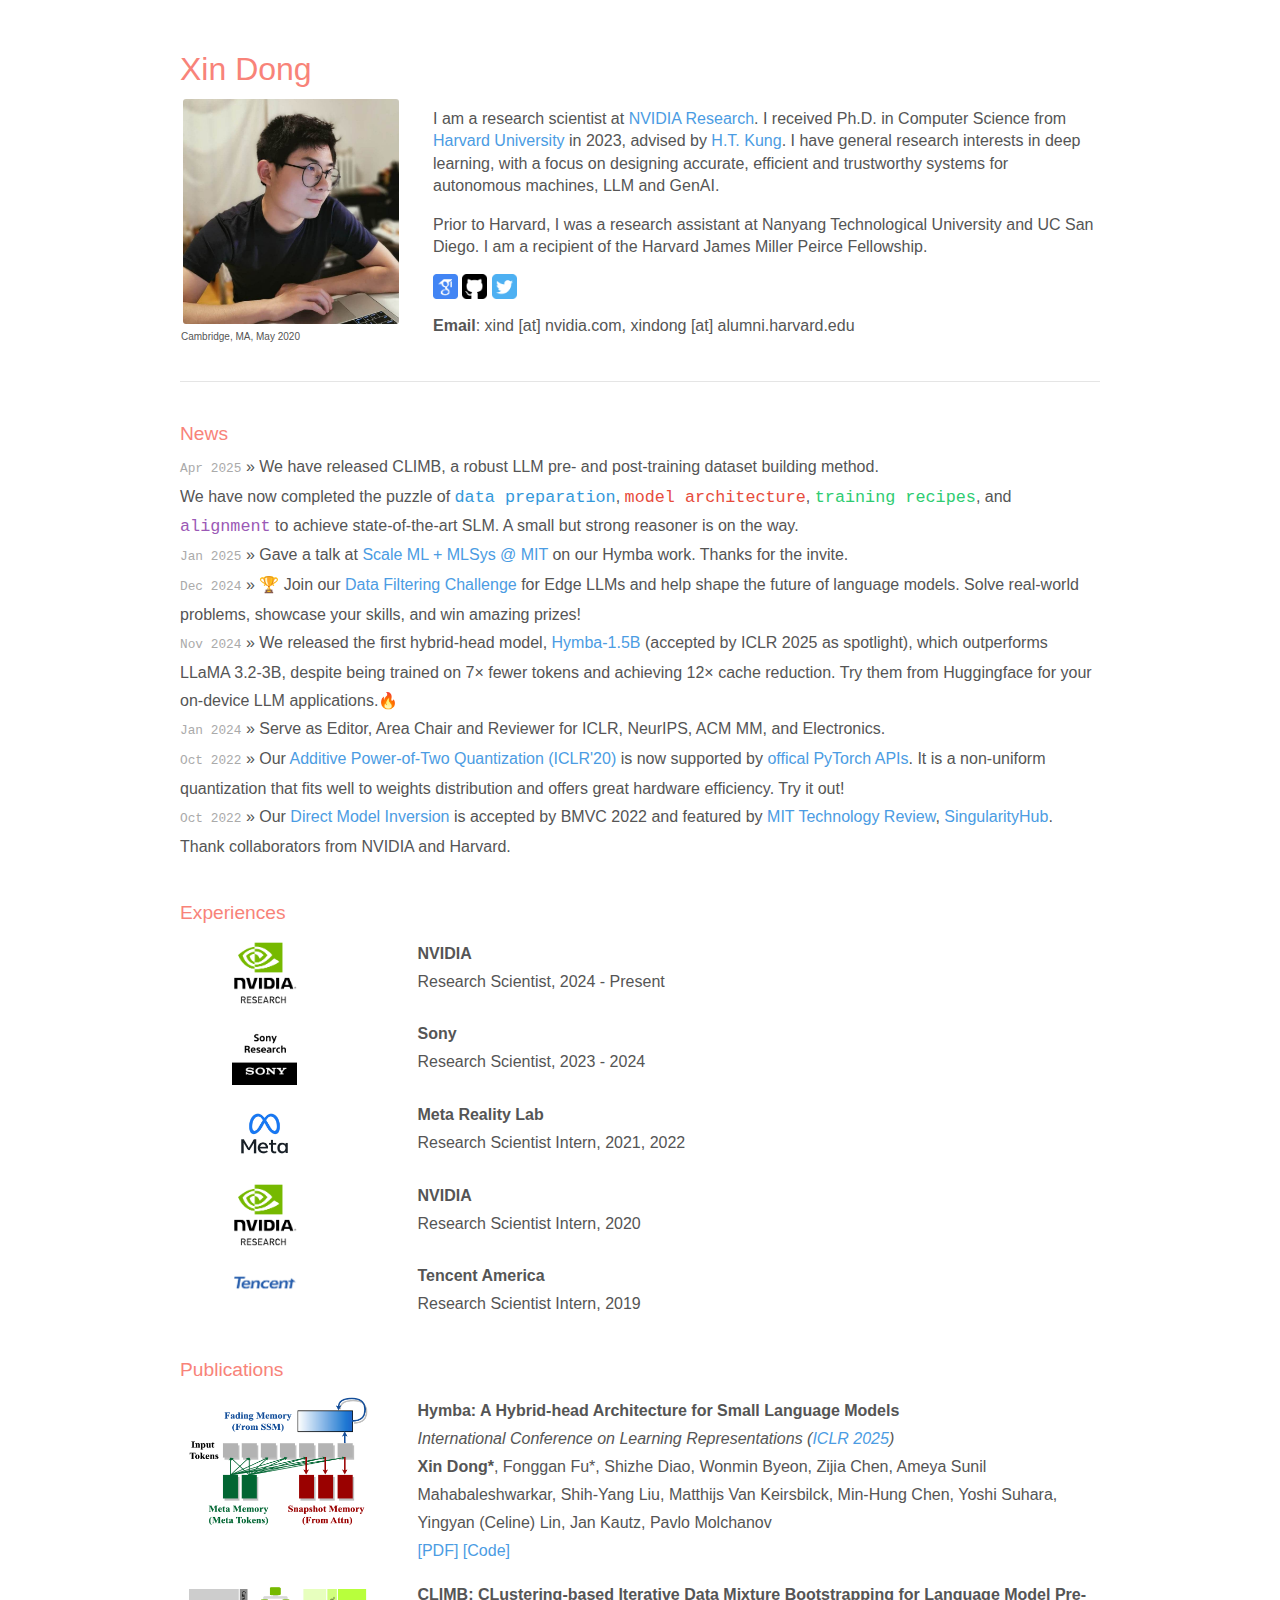
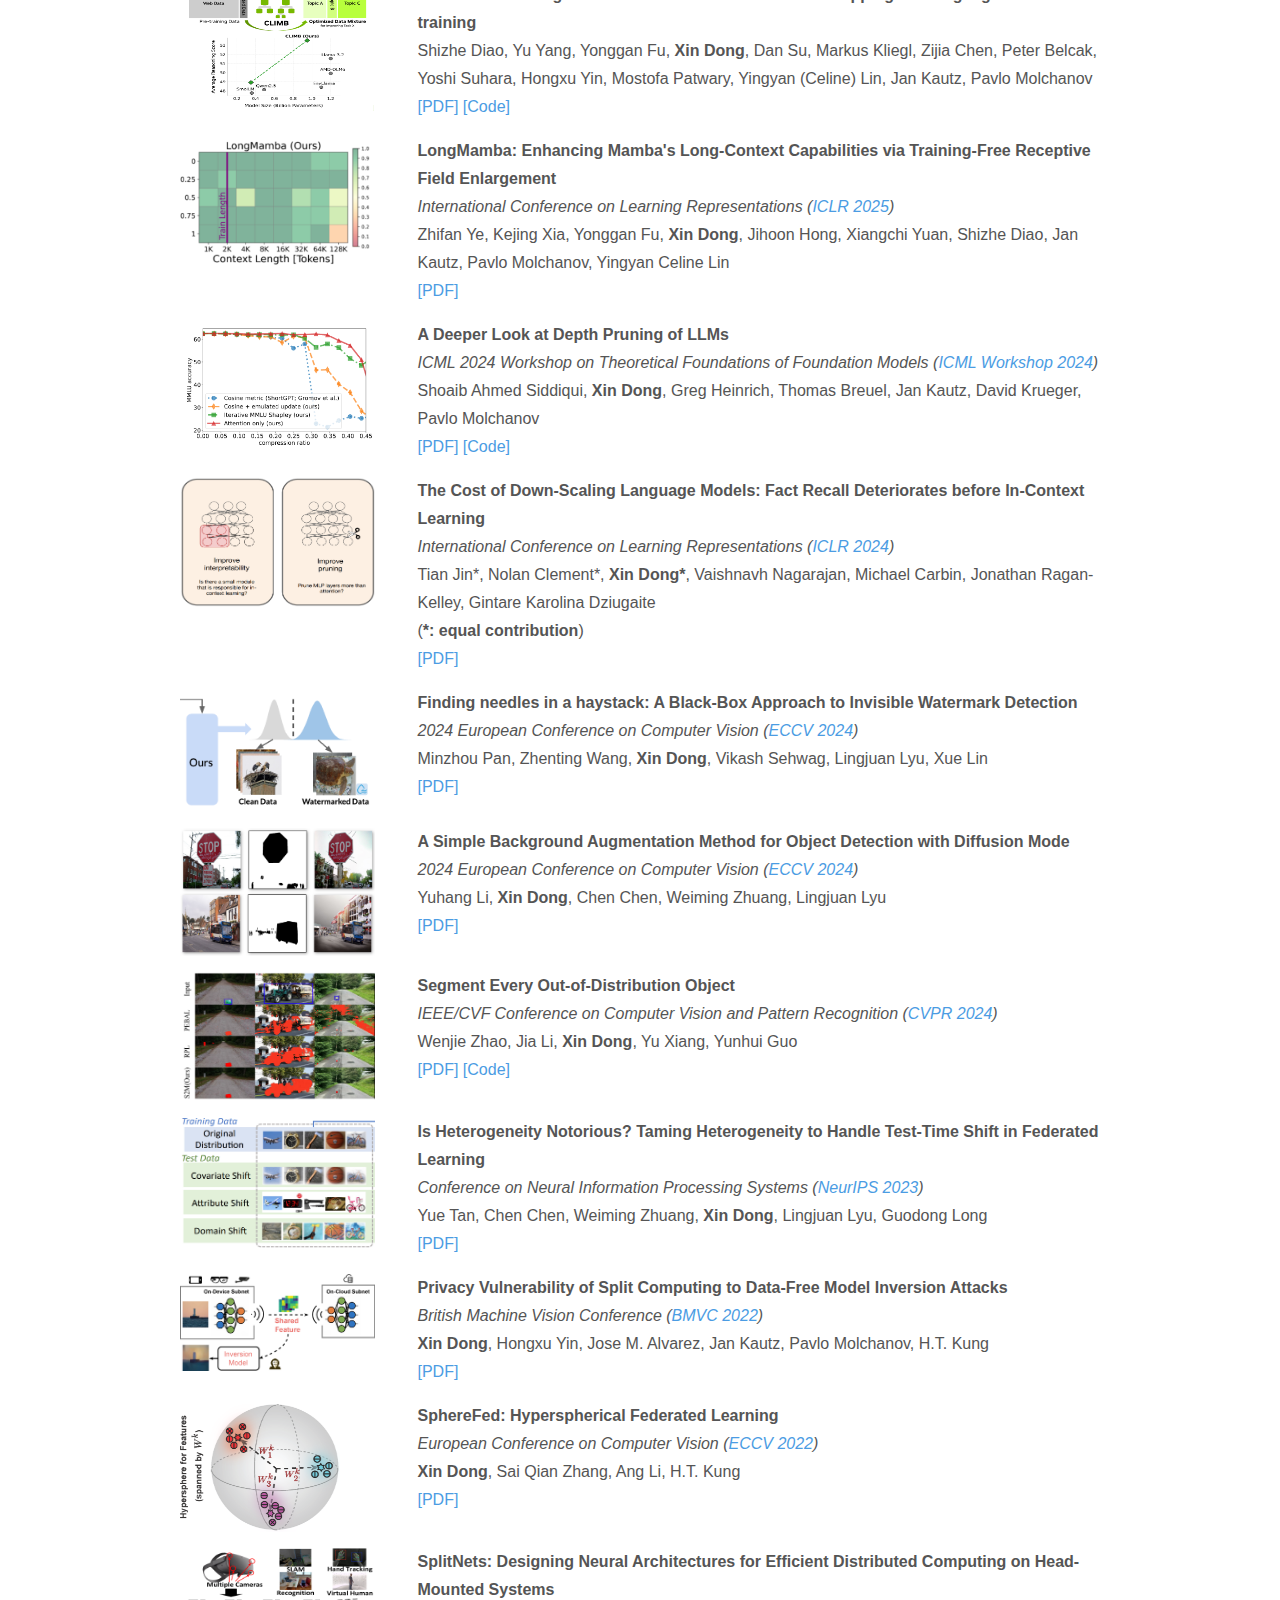
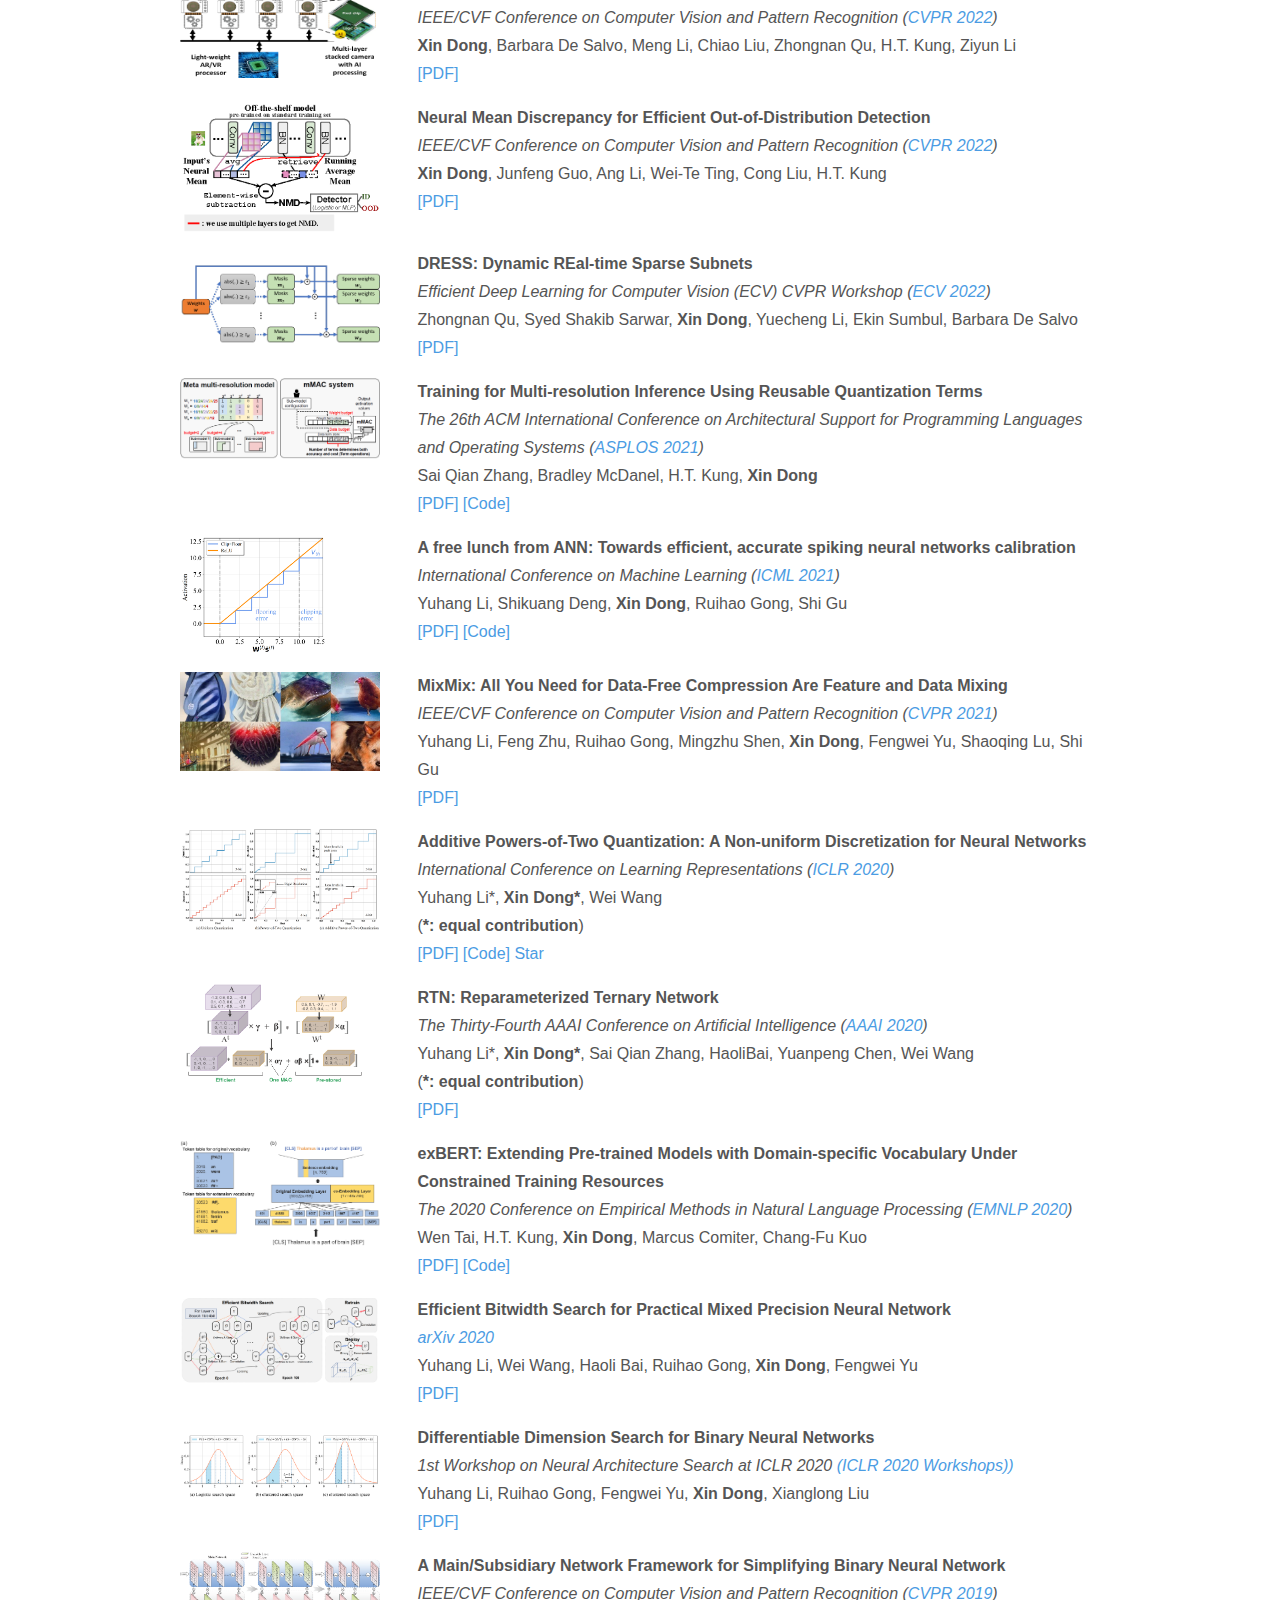
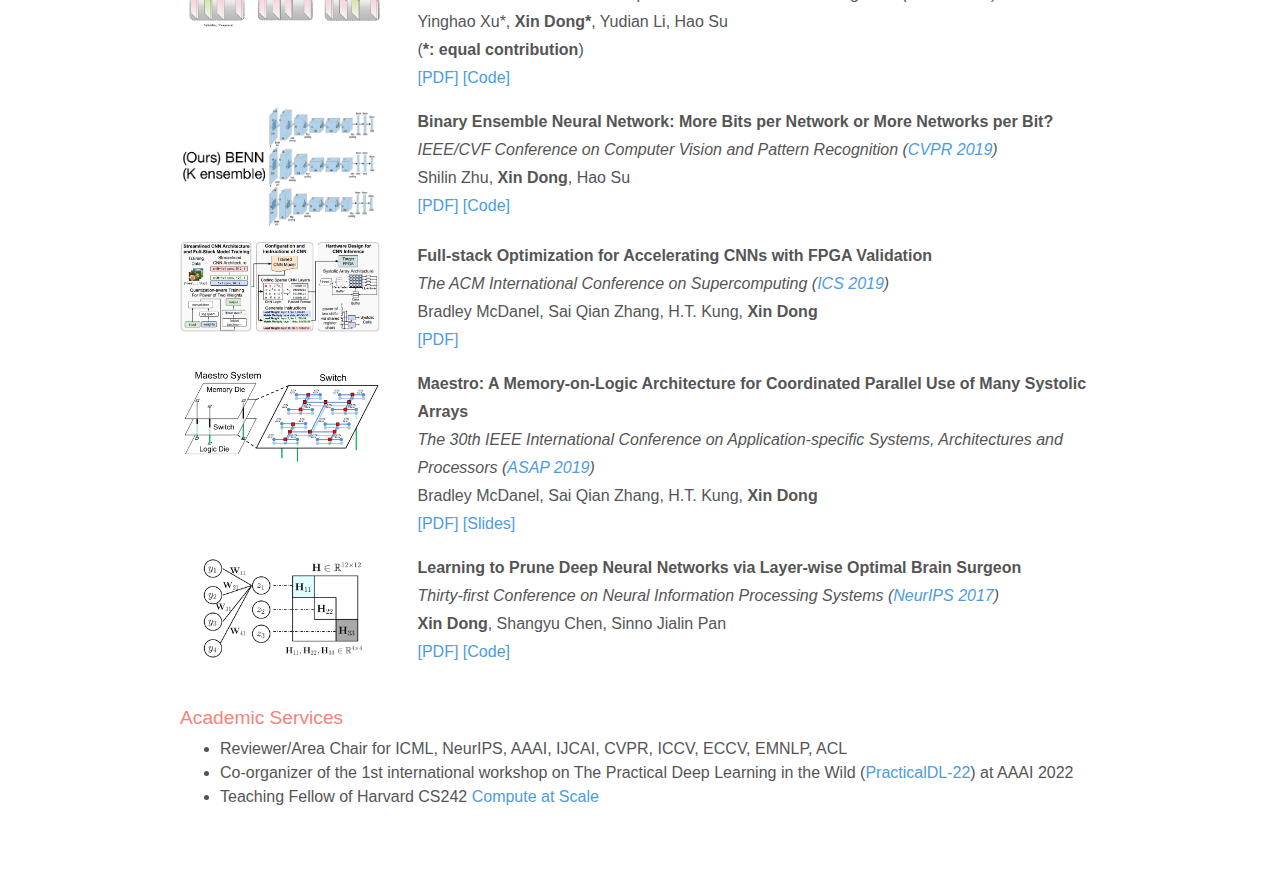
<file: index.html>
<!doctype html>
<html lang="en">
<head>
  <!-- Required meta tags -->
  <meta charset="utf-8">
  <!--  <meta name="viewport" content="width=device-width, initial-scale=1, shrink-to-fit=no">-->
  <meta name="viewport" content="width=1024">

  <link rel="stylesheet" href="https://stackpath.bootstrapcdn.com/bootstrap/4.4.1/css/bootstrap.min.css">
  <link rel="stylesheet" href="style.css">

  <script src="https://code.jquery.com/jquery-3.4.1.slim.min.js"
          integrity="sha384-J6qa4849blE2+poT4WnyKhv5vZF5SrPo0iEjwBvKU7imGFAV0wwj1yYfoRSJoZ+n"
          crossorigin="anonymous"></script>
  <script src="https://cdn.jsdelivr.net/npm/popper.js@1.16.0/dist/umd/popper.min.js"
          integrity="sha384-Q6E9RHvbIyZFJoft+2mJbHaEWldlvI9IOYy5n3zV9zzTtmI3UksdQRVvoxMfooAo"
          crossorigin="anonymous"></script>
  <script src="https://stackpath.bootstrapcdn.com/bootstrap/4.4.1/js/bootstrap.min.js"
          integrity="sha384-wfSDF2E50Y2D1uUdj0O3uMBJnjuUD4Ih7YwaYd1iqfktj0Uod8GCExl3Og8ifwB6"
          crossorigin="anonymous"></script>

  <!-- Place this tag in your head or just before your close body tag. -->
  <script async defer src="https://buttons.github.io/buttons.js"></script>

  <title>Xin Dong</title>
  <link rel="shortcut icon" href="images/favicon.ico" type="image/x-icon">
  <link rel="icon" href="images/favicon.ico" type="image/x-icon">
</head>

<!-- Google tag (gtag.js) -->
<script async src="https://www.googletagmanager.com/gtag/js?id=G-NBWSV8NZ21"></script>
<script>
  window.dataLayer = window.dataLayer || [];
  function gtag(){dataLayer.push(arguments);}
  gtag('js', new Date());

  gtag('config', 'G-NBWSV8NZ21');
</script>

<body>
<div class="main">
  <div class="container"></div>

  <div class="name">
    <h1>Xin Dong</h1>
  </div>

  <div class="header">

    <table class="table-header">
      <tbody>
      <tr>
        <td align="top">
          <img class="me" src="images/me.jpg" alt="Xin Dong" style="width:220px;">
          <p style="font-size: x-small">Cambridge, MA, May 2020</p>
        </td>
        <td align="left">
          <p>I am a research scientist at <a target="_blank" href="https://www.nvidia.com/en-us/research/">NVIDIA Research</a>.
            I received Ph.D. in Computer Science from <a target="_blank" href="https://www.seas.harvard.edu/">Harvard University</a> in 2023, 
            advised by <a target="_blank" href="https://www.eecs.harvard.edu/htk/">H.T. Kung</a>. 
            I have general research interests in deep learning, with a focus on designing accurate, 
            efficient and trustworthy systems for autonomous machines, LLM and GenAI.</p>

          <p>Prior to Harvard, I was a research assistant at Nanyang Technological University and UC San Diego. 
            I am a recipient of the Harvard James Miller Peirce Fellowship.
          </p>

          <p>
            <a href="https://scholar.google.com/citations?user=O8nBN64AAAAJ&hl=en"><img
                src="./images/google_scholar_icon.png" alt="google scholar" class="icon"></a>
            <a href="https://github.com/xindongol"><img src="./images/github_icon.png" alt="github" class="icon"></a>
            <a href="https://twitter.com/SimonXinDong"><img src="./images/twitter_icon.png" alt="twitter" class="icon"></a>
            <!-- <a href="cv/cv_jielei.pdf"><img src="./images/cv_icon.png" alt="cv" class="icon"></a> -->
          </p>
          <p><b>Email</b>: xind [at] nvidia.com, xindong [at] alumni.harvard.edu </p>
          <!-- <p style="color:red">I am actively looking for full-time Research Scientist/Engineer positions. </p> -->
          <!-- <p style="color:rgba(235, 29, 63, 0.999)">Research intern positions (2025) at NVIDIA available focused on foundation models. 
            Please drop your resume to {firstname}d@nvidia.com if interested.
          </p> -->
        </td>
      </tr>
      </tbody>
    </table>
  </div>

  <hr>

  <div class="news">
    <h2>News</h2>
    <ul>
      <li><span>Apr 2025</span> &raquo; We have released CLIMB, a robust LLM pre- and post-training dataset building method.<br>
          We have now completed the puzzle of <span style="color:#3498db; font-size:1.05em">data preparation</span>, <span style="color:#e74c3c; font-size:1.05em">model architecture</span>, <span style="color:#2ecc71; font-size:1.05em">training recipes</span>, and <span style="color:#9b59b6; font-size:1.05em">alignment</span> to achieve state-of-the-art SLM.
          A small but strong reasoner is on the way.
      </li>
      <li><span>Jan 2025</span> &raquo; Gave a talk at <a href="https://www.csail.mit.edu/event/scale-ml-mlsys-reading-group-hymba-hybrid-head-architecture-small-language-models">Scale ML + MLSys @ MIT</a> on our Hymba work. Thanks for the invite.</li> 
      <li><span>Dec 2024</span> &raquo; 🏆 Join our <a href="https://sites.google.com/view/datafilteringchallenge/home?authuser=0">Data Filtering Challenge</a> for Edge LLMs and help shape the future of language models. Solve real-world problems, showcase your skills, and win amazing prizes! </li> 
      <li><span>Nov 2024</span> &raquo; We released the first hybrid-head model, <a href="https://huggingface.co/collections/nvidia/hymba-673c35516c12c4b98b5e845f">Hymba-1.5B</a> (accepted by ICLR 2025 as spotlight), which outperforms LLaMA 3.2-3B, despite being trained on 7× fewer tokens and achieving 12× cache reduction. Try them from Huggingface for your on-device LLM applications.&#128293;</li> 
      <li><span>Jan 2024</span> &raquo; Serve as Editor, Area Chair and Reviewer for ICLR, NeurIPS, ACM MM, and Electronics. </li> 
      <li><span>Oct 2022</span> &raquo; Our <a href="https://openreview.net/pdf?id=BkgXT24tDS">Additive Power-of-Two Quantization (ICLR'20)</a> is now supported by <a href="https://github.com/pytorch/pytorch/blob/dd516d7098122b3cb8a49ee7d23fdd8d214da213/torch/ao/quantization/experimental/quantizer.py#L8">offical PyTorch APIs</a>. It is a non-uniform quantization that fits well to weights distribution 
        and offers great hardware efficiency. Try it out!</li> 
      <li><span>Oct 2022</span> &raquo; Our <a href="https://arxiv.org/pdf/2107.06304.pdf">Direct Model Inversion</a> is accepted by BMVC 2022 and featured by <a href="https://www.technologyreview.com/2021/10/12/1036844/ai-gan-fake-faces-data-privacy-security-leak/">MIT Technology Review</a>, 
        <a href="https://singularityhub.com/2021/10/25/not-so-mysterious-after-all-researchers-show-how-to-crack-ais-black-box/">SingularityHub</a>. Thank collaborators from NVIDIA and Harvard.</li> 
      <!-- <li><span>Jul 2022</span> &raquo; Our paper on federated learning is accepted by ECCV 2022. Thank collaborators from Harvard and Deepmind.</li>
      <li><span>Mar 2022</span> &raquo; The Co-organized workshop on 
      The Practical Deep Learning in the Wild (<a target="_blank" href="https://practical-dl.github.io/">PracticalDL-22</a>) at AAAI 2022 is online now!</li>
      <li><span>Mar 2022</span> &raquo; Two first-author papers are accepted by CVPR 2022. Thanks collaborators from Meta, Deepmind, Harvard and UTD.</li> -->
    </ul>
  </div>


    <!-- experiments -->
    <!-- <div class="news">
      <h2>Selected Research Topics</h2>
  
      <div class="row my-3">
        <div class="col-lg-12">
          <div class="paper-text">
            <div class="paper-title">
              Distributed Training and Inference for DL (e.g., Federated Learning, Split Computing)
            </div>
            <div class="paper-conference">
              <a href="https://arxiv.org/abs/2207.09413">[ECCV'22]</a> <a href="https://arxiv.org/abs/2204.04705">[CVPR'22]</a>
            </div>
          </div>
        </div>
      </div>

      <div class="row my-3">
        <div class="col-lg-12">
          <div class="paper-text">
            <div class="paper-title">
              Trustworthy and Private DL (e.g., Out-of-Distribution/Adversarial Samples, Data Privacy)
            </div>
            <div class="paper-conference">
              <a href="https://arxiv.org/pdf/2104.11408.pdf">[CVPR'22]</a> <a href="https://arxiv.org/abs/2107.06304">[BMVC'22]</a>
            </div>
          </div>
        </div>
      </div>      

      <div class="row my-3">
        <div class="col-lg-12">
          <div class="paper-text">
            <div class="paper-title">
              Data and Computation Efficient Training and Inference (e.g., Pruning, Quantization) for DL Applications (e.g., CV, NLP)
            </div>
            <div class="paper-conference">
              <a href="https://arxiv.org/pdf/2104.11408.pdf">[CVPR'22]</a> <a href="https://dl.acm.org/doi/abs/10.1145/3445814.3446741">[ASPLOS'21]</a> <a href="http://proceedings.mlr.press/v139/li21d/li21d.pdf">[ICML'21]</a> <a href="https://openaccess.thecvf.com/content/ICCV2021/papers/Li_MixMix_All_You_Need_for_Data-Free_Compression_Are_Feature_and_ICCV_2021_paper.pdf">[CVPR'21]</a> <a href="https://arxiv.org/pdf/1909.13144.pdf">[ICLR'20] (highly cited)</a> <a href="https://arxiv.org/pdf/1912.02057.pdf">[AAAI'20]</a> <a href="https://aclanthology.org/2020.findings-emnlp.129.pdf">[EMNLP'20]</a> <a href="https://arxiv.org/pdf/2003.07577.pdf">[ICLR'20]</a> <a href="https://arxiv.org/pdf/1812.04210.pdf">[CVPR'19]</a> <a href="https://arxiv.org/abs/1806.07550">[CVPR'19] (highly cited)</a> <a href="https://arxiv.org/pdf/1905.00462.pdf">[ICS'19]</a> <a href="http://www.eecs.harvard.edu/~htk/publication/2019-asap-kung-mcdanel-zhang-dong-chen.pdf">[ASAP'19]</a> <a href="https://papers.nips.cc/paper/2017/file/c5dc3e08849bec07e33ca353de62ea04-Paper.pdf">[NeurIPS'17] (highly cited)</a> 
            </div> 
          </div>
        </div>
      </div>

    </div> -->




  <!-- experiments -->
  <div class="projects">
    <h2>Experiences</h2>

    <div class="row my-3">
      <div class="col-lg-3">
        <div class="paper-img-wrapper-center">
          <img class="paper-img" style="max-height:65px!important;max-width:65px!important;" src="images/nvidia.png">
        </div>
      </div>
      <div class="col-lg-9">
        <div class="paper-text">
          <div class="paper-title">
            NVIDIA
          </div>
          <div class="paper-authors">
            Research Scientist, 2024 - Present
          </div>
        </div>
      </div>
    </div>

    <div class="row my-3">
      <div class="col-lg-3">
        <div class="paper-img-wrapper-center">
          <img class="paper-img" style="max-height:65px!important;max-width:65px!important;" src="images/sony.jpg">
        </div>
      </div>
      <div class="col-lg-9">
        <div class="paper-text">
          <div class="paper-title">
            Sony
          </div>
          <div class="paper-authors">
            Research Scientist, 2023 - 2024
          </div>
        </div>
      </div>
    </div>

    <div class="row my-3">
      <div class="col-lg-3">
        <div class="paper-img-wrapper-center">
          <img class="paper-img" style="max-height:65px!important;max-width:65px!important;" src="images/meta.jpg">
        </div>
      </div>
      <div class="col-lg-9">
        <div class="paper-text">
          <div class="paper-title">
            Meta Reality Lab
          </div>
          <div class="paper-authors">
            Research Scientist Intern, 2021, 2022
          </div>
        </div>
      </div>
    </div>

    <div class="row my-3">
      <div class="col-lg-3">
        <div class="paper-img-wrapper-center">
          <img class="paper-img" style="max-height:65px!important;max-width:65px!important;" src="images/nvidia.png">
        </div>
      </div>
      <div class="col-lg-9">
        <div class="paper-text">
          <div class="paper-title">
            NVIDIA
          </div>
          <div class="paper-authors">
            Research Scientist Intern, 2020
          </div>
        </div>
      </div>
    </div>


    <div class="row my-3">
      <div class="col-lg-3">
        <div class="paper-img-wrapper-center">
          <img class="paper-img" style="max-height:65px!important;max-width:65px!important;" src="images/Tencent-Logo.jpg">
        </div>
      </div>
      <div class="col-lg-9">
        <div class="paper-text">
          <div class="paper-title">
            Tencent America
          </div>
          <div class="paper-authors">
            Research Scientist Intern, 2019
          </div>
        </div>
      </div>
    </div>


  </div>





  <div class="papers">
    <h2>Publications</h2>

    <div class="row my-3">
      <div class="col-lg-3">
        <div class="paper-img-wrapper">
          <img class="paper-img" style="max-height:130px!important;max-width:195px!important;" src="images/hymba_mem.png" alt="gpt-pruning">
        </div>
      </div>
      <div class="col-lg-9">
        <div class="paper-text">
          <div class="paper-title">
            Hymba: A Hybrid-head Architecture for Small Language Models
          </div>
          <div class="paper-conference">International Conference on Learning Representations (<a href="https://iclr.cc/">ICLR 2025</a>)</div>
          <div class="paper-authors">
            <b>Xin Dong*</b>, Fonggan Fu*, Shizhe Diao, Wonmin Byeon, Zijia Chen, Ameya Sunil Mahabaleshwarkar, Shih-Yang Liu, Matthijs Van Keirsbilck, Min-Hung Chen, Yoshi Suhara, Yingyan (Celine) Lin, Jan Kautz, Pavlo Molchanov
          </div>
          <div>
            <a target="_blank" href="https://arxiv.org/pdf/2411.13676">[PDF]</a>
            <a target="_blank" href="https://huggingface.co/collections/nvidia/hymba-673c35516c12c4b98b5e845f">[Code]</a>
          </div>
        </div>
      </div>
    </div> 
    
    <div class="row my-3">
      <div class="col-lg-3">
        <div class="paper-img-wrapper">
          <img class="paper-img" style="max-height:130px!important;max-width:195px!important;" src="images/climb.png" alt="gpt-pruning">
        </div>
      </div>
      <div class="col-lg-9">
        <div class="paper-text">
          <div class="paper-title">
            CLIMB: CLustering-based Iterative Data Mixture Bootstrapping for Language Model Pre-training
          </div>
          <!-- <div class="paper-conference">International Conference on Learning Representations (<a href="https://iclr.cc/">ICLR 2025</a>)</div> -->
          <div class="paper-authors">
            Shizhe Diao, Yu Yang, Yonggan Fu, <b>Xin Dong</b>, Dan Su, Markus Kliegl, Zijia Chen, Peter Belcak, Yoshi Suhara, Hongxu Yin, Mostofa Patwary, Yingyan (Celine) Lin, Jan Kautz, Pavlo Molchanov
          </div>
          <div>
            <a target="_blank" href="https://arxiv.org/abs/2504.13161">[PDF]</a>
            <a target="_blank" href="https://huggingface.co/collections/nvidia/climb-datasets-67e428bdb9aaced2acda191f">[Code]</a>
          </div>
        </div>
      </div>
    </div>      

    <div class="row my-3">
      <div class="col-lg-3">
        <div class="paper-img-wrapper">
          <img class="paper-img" style="max-height:130px!important;max-width:195px!important;" src="images/longmamba.png" alt="gpt-pruning">
        </div>
      </div>
      <div class="col-lg-9">
        <div class="paper-text">
          <div class="paper-title">
            LongMamba: Enhancing Mamba's Long-Context Capabilities via Training-Free Receptive Field Enlargement
          </div>
          <div class="paper-conference">International Conference on Learning Representations (<a href="https://iclr.cc/">ICLR 2025</a>)</div>
          <div class="paper-authors">
            Zhifan Ye, Kejing Xia, Yonggan Fu, <b>Xin Dong</b>, Jihoon Hong, Xiangchi Yuan, Shizhe Diao, Jan Kautz, Pavlo Molchanov, Yingyan Celine Lin
          </div>
          <div>
            <a target="_blank" href="https://openreview.net/pdf?id=fMbLszVO1H">[PDF]</a>
            <!-- <a target="_blank" href="https://huggingface.co/collections/nvidia/hymba-673c35516c12c4b98b5e845f">[Code]</a> -->
          </div>
        </div>
      </div>
    </div> 

    <div class="row my-3">
      <div class="col-lg-3">
        <div class="paper-img-wrapper">
          <img class="paper-img" style="max-height:130px!important;max-width:195px!important;" src="images/depth_pruning_llm.png" alt="gpt-pruning">
        </div>
      </div>
      <div class="col-lg-9">
        <div class="paper-text">
          <div class="paper-title">
            A Deeper Look at Depth Pruning of LLMs
          </div>
          <div class="paper-conference">ICML 2024 Workshop on Theoretical Foundations of Foundation Models (<a href="https://sites.google.com/view/tf2m">ICML Workshop 2024</a>)</div>
          <div class="paper-authors">
            Shoaib Ahmed Siddiqui, <b>Xin Dong</b>, Greg Heinrich, Thomas Breuel, Jan Kautz, David Krueger, Pavlo Molchanov
          </div>
          <div>
            <a target="_blank" href="https://www.arxiv.org/abs/2407.16286">[PDF]</a>
            <a target="_blank" href="https://github.com/shoaibahmed/llm_depth_pruning">[Code]</a>
          </div>
        </div>
      </div>
    </div>    

    <!--gpt pruning-->
    <div class="row my-3">
      <div class="col-lg-3">
        <div class="paper-img-wrapper">
          <img class="paper-img" style="max-height:130px!important;max-width:195px!important;" src="images/gpt-pruning.png" alt="gpt-pruning">
        </div>
      </div>
      <div class="col-lg-9">
        <div class="paper-text">
          <div class="paper-title">
            The Cost of Down-Scaling Language Models: Fact Recall Deteriorates before In-Context Learning
          </div>
          <div class="paper-conference">International Conference on Learning Representations (<a href="https://iclr.cc/">ICLR 2024</a>)</div>
          <div class="paper-authors">
            Tian Jin*, Nolan Clement*, <b>Xin Dong*</b>, Vaishnavh Nagarajan, Michael Carbin, Jonathan Ragan-Kelley, Gintare Karolina Dziugaite
          </div>
          <div class="paper-authors">
            (<b>*: equal contribution</b>)
          </div> 
          <div>
            <a target="_blank" href="https://arxiv.org/pdf/2310.04680.pdf">[PDF]</a>
          </div>
        </div>
      </div>
    </div>


    <div class="row my-3">
      <div class="col-lg-3">
        <div class="paper-img-wrapper">
          <img class="paper-img" style="max-height:130px!important;max-width:195px!important;" src="images/watermark_detect.png" alt="gpt-pruning">
        </div>
      </div>
      <div class="col-lg-9">
        <div class="paper-text">
          <div class="paper-title">
            Finding needles in a haystack: A Black-Box Approach to Invisible Watermark Detection
          </div>
          <div class="paper-conference">2024 European Conference on Computer Vision (<a href="https://eccv.ecva.net/">ECCV 2024</a>)</div>
          <div class="paper-authors">
            Minzhou Pan, Zhenting Wang, <b>Xin Dong</b>, Vikash Sehwag, Lingjuan Lyu, Xue Lin
          </div>
          <div>
            <a target="_blank" href="https://arxiv.org/abs/2403.15955">[PDF]</a>
            <!-- <a target="_blank" href="https://github.com/shoaibahmed/llm_depth_pruning">[Code]</a> -->
          </div>
        </div>
      </div>
    </div>  

    <div class="row my-3">
      <div class="col-lg-3">
        <div class="paper-img-wrapper">
          <img class="paper-img" style="max-height:130px!important;max-width:195px!important;" src="images/background_od.png" alt="gpt-pruning">
        </div>
      </div>
      <div class="col-lg-9">
        <div class="paper-text">
          <div class="paper-title">
            A Simple Background Augmentation Method for Object Detection with Diffusion Mode
          </div>
          <div class="paper-conference">2024 European Conference on Computer Vision (<a href="https://eccv.ecva.net/">ECCV 2024</a>)</div>
          <div class="paper-authors">
            Yuhang Li, <b>Xin Dong</b>, Chen Chen, Weiming Zhuang, Lingjuan Lyu
          </div>
          <div>
            <a target="_blank" href="">[PDF]</a>
            <!-- <a target="_blank" href="https://github.com/shoaibahmed/llm_depth_pruning">[Code]</a> -->
          </div>
        </div>
      </div>
    </div>  

    <!--gpt pruning-->
    <div class="row my-3">
      <div class="col-lg-3">
        <div class="paper-img-wrapper">
          <img class="paper-img" style="max-height:130px!important;max-width:195px!important;" src="images/ood_seg.png" alt="gpt-pruning">
        </div>
      </div>
      <div class="col-lg-9">
        <div class="paper-text">
          <div class="paper-title">
            Segment Every Out-of-Distribution Object
          </div>
          <div class="paper-conference">IEEE/CVF Conference on Computer Vision and Pattern Recognition (<a href="https://cvpr2024.thecvf.com/">CVPR 2024</a>)</div>
          <div class="paper-authors">
            Wenjie Zhao, Jia Li, <b>Xin Dong</b>, Yu Xiang, Yunhui Guo
          </div>
          <div>
            <a target="_blank" href="https://arxiv.org/abs/2311.16516">[PDF]</a>
            <a target="_blank" href="https://github.com/WenjieZhao1/S2M">[Code]</a>
          </div>
        </div>
      </div>
    </div>


    <!--fed-->
    <div class="row my-3">
      <div class="col-lg-3">
        <div class="paper-img-wrapper">
          <img class="paper-img" style="max-height:130px!important;max-width:195px!important;" src="images/fedicon.png" alt="fedicon">
        </div>
      </div>
      <div class="col-lg-9">
        <div class="paper-text">
          <div class="paper-title">
            Is Heterogeneity Notorious? Taming Heterogeneity to Handle Test-Time Shift in Federated Learning
          </div>
          <div class="paper-conference">Conference on Neural Information Processing Systems (<a href="https://nips.cc/virtual/2023/poster/70366">NeurIPS 2023</a>)</div>
          <div class="paper-authors">
            Yue Tan, Chen Chen, Weiming Zhuang, <b>Xin Dong</b>, Lingjuan Lyu, Guodong Long
          </div>
          <div>
            <a target="_blank" href="https://arxiv.org/pdf/2310.04680.pdf">[PDF]</a>
          </div>
        </div>
      </div>
    </div>    
    
    <!--mTVR-->
    <div class="row my-3">
      <div class="col-lg-3">
        <div class="paper-img-wrapper">
          <img class="paper-img" style="max-height:130px!important;max-width:195px!important;" src="images/dci.png" alt="mTVR">
        </div>
      </div>
      <div class="col-lg-9">
        <div class="paper-text">
          <div class="paper-title">
            Privacy Vulnerability of Split Computing to Data-Free Model Inversion Attacks
          </div>
          <div class="paper-conference">British Machine Vision Conference (<a href="https://bmvc2022.org/">BMVC 2022</a>)</div>
          <div class="paper-authors">
            <b>Xin Dong</b>, Hongxu Yin, Jose M. Alvarez, Jan Kautz, Pavlo Molchanov, H.T. Kung
          </div>
          <div>
            <a target="_blank" href="https://arxiv.org/abs/2107.06304">[PDF]</a>
          </div>
        </div>
      </div>
    </div>


    <!--mTVR-->
    <div class="row my-3">
      <div class="col-lg-3">
        <div class="paper-img-wrapper">
          <img class="paper-img" style="max-height:130px!important;max-width:160px!important;" src="images/HFL.png" alt="mTVR">
        </div>
      </div>
      <div class="col-lg-9">
        <div class="paper-text">
          <div class="paper-title">
            SphereFed: Hyperspherical Federated Learning
          </div>
          <div class="paper-conference">European Conference on Computer Vision (<a href="https://eccv2022.ecva.net/">ECCV 2022</a>)</div>
          <div class="paper-authors">
            <b>Xin Dong</b>, Sai Qian Zhang, Ang Li, H.T. Kung
          </div>
          <div>
            <a target="_blank" href="https://arxiv.org/abs/2207.09413">[PDF]</a>
          </div>
        </div>
      </div>
    </div>

    

    <!--mTVR-->
    <div class="row my-3">
      <div class="col-lg-3">
        <div class="paper-img-wrapper">
          <img class="paper-img" style="max-height:130px!important;max-width:250px!important;" src="images/ARVR_system.png" alt="mTVR">
        </div>
      </div>
      <div class="col-lg-9">
        <div class="paper-text">
          <div class="paper-title">
            SplitNets: Designing Neural Architectures for Efficient Distributed Computing on Head-Mounted Systems
          </div>
          <div class="paper-conference">IEEE/CVF Conference on Computer Vision and Pattern Recognition (<a href="https://cvpr2022.thecvf.com/">CVPR 2022</a>)</div>
          <div class="paper-authors">
            <b>Xin Dong</b>, Barbara De Salvo, Meng Li, Chiao Liu, Zhongnan Qu, H.T. Kung, Ziyun Li
          </div>
          <div>
            <a target="_blank" href="https://arxiv.org/abs/2204.04705">[PDF]</a>
          </div>
        </div>
      </div>
    </div>



    <!--VL-T5-->
    <div class="row my-3">
      <div class="col-lg-3">
        <div class="paper-img-wrapper">
          <img class="paper-img" src="images/bn_ood.png" alt="VL-T5">
        </div>
      </div>
      <div class="col-lg-9">
        <div class="paper-text">
          <div class="paper-title">
            Neural Mean Discrepancy for Efficient Out-of-Distribution Detection
          </div>
          <div class="paper-conference">IEEE/CVF Conference on Computer Vision and Pattern Recognition (<a href="https://cvpr2022.thecvf.com/">CVPR 2022</a>)</div>
          <div class="paper-authors">
            <b>Xin Dong</b>, Junfeng Guo, Ang Li, Wei-Te Ting, Cong Liu, H.T. Kung
          </div>
          <div>
            <a target="_blank" href="https://arxiv.org/pdf/2104.11408.pdf">[PDF]</a>
          </div>
        </div>
      </div>
    </div>


    <!--VL-T5-->
    <div class="row my-3">
      <div class="col-lg-3">
        <div class="paper-img-wrapper">
          <img class="paper-img" src="images/dress.png" alt="VL-T5">
        </div>
      </div>
      <div class="col-lg-9">
        <div class="paper-text">
          <div class="paper-title">
            DRESS: Dynamic REal-time Sparse Subnets
          </div>
          <div class="paper-conference">Efficient Deep Learning for Computer Vision (ECV) CVPR Workshop (<a href="https://cvpr2022.thecvf.com/">ECV 2022</a>)</div>
          <div class="paper-authors">
            Zhongnan Qu, Syed Shakib Sarwar, <b>Xin Dong</b>, Yuecheng Li, Ekin Sumbul, Barbara De Salvo
          </div>
          <div>
            <a target="_blank" href="https://arxiv.org/abs/2207.00670">[PDF]</a>
          </div>
        </div>
      </div>
    </div>

    <!--ClipBERT-->
    <div class="row my-3">
      <div class="col-lg-3">
        <div class="paper-img-wrapper">
          <img class="paper-img" src="images/term_quant.png" alt="VL-T5">
        </div>
      </div>
      <div class="col-lg-9">
        <div class="paper-text">
          <div class="paper-title">
            Training for Multi-resolution Inference Using Reusable Quantization Terms
            <!-- <span class="text-red">(Oral)</span> -->
          </div>
          <div class="paper-conference">The 26th ACM International Conference on Architectural 
            Support for Programming Languages and Operating Systems (<a href="https://asplos-conference.org/2021/">ASPLOS 2021</a>)</div>
          <div class="paper-authors">
            Sai Qian Zhang, Bradley McDanel, H.T. Kung, <b>Xin Dong</b>
          </div>
          <div>
            <a target="_blank" href="https://dl.acm.org/doi/abs/10.1145/3445814.3446741">[PDF]</a>
            <a target="_blank" href="https://github.com/saizhang0218/Multi-resolution-Inference">[Code]</a>
<!--             <a class="github-button" href="https://github.com/jayleicn/ClipBERT" data-icon="octicon-star"
               data-show-count="true" aria-label="Star jayleicn/ClipBERT on GitHub">Star</a> -->
          </div>
        </div>
      </div>
    </div>



    <!--ClipBERT-->
    <div class="row my-3">
      <div class="col-lg-3">
        <div class="paper-img-wrapper">
          <img class="paper-img" style="max-height:130px!important;max-width:150px!important;" src="images/snn_freelunch.png" alt="VL-T5">
        </div>
      </div>
      <div class="col-lg-9">
        <div class="paper-text">
          <div class="paper-title">
            A free lunch from ANN: Towards efficient, accurate spiking neural networks calibration
            <!-- <span class="text-red">(Oral)</span> -->
          </div>
          <div class="paper-conference">International Conference on Machine Learning (<a href="https://icml.cc/Conferences/2021">ICML 2021</a>)</div>
          <div class="paper-authors">
            Yuhang Li, Shikuang Deng, <b>Xin Dong</b>, Ruihao Gong, Shi Gu
          </div>
          <div>
            <a target="_blank" href="http://proceedings.mlr.press/v139/li21d/li21d.pdf">[PDF]</a>
            <a target="_blank" href="https://github.com/yhhhli/SNN_Calibration">[Code]</a>
<!--             <a class="github-button" href="https://github.com/jayleicn/ClipBERT" data-icon="octicon-star"
               data-show-count="true" aria-label="Star jayleicn/ClipBERT on GitHub">Star</a> -->
          </div>
        </div>
      </div>
    </div>


    <!--ClipBERT-->
    <div class="row my-3">
      <div class="col-lg-3">
        <div class="paper-img-wrapper">
          <img class="paper-img" src="images/mixmix.png" alt="VL-T5">
        </div>
      </div>
      <div class="col-lg-9">
        <div class="paper-text">
          <div class="paper-title">
            MixMix: All You Need for Data-Free Compression Are Feature and Data Mixing
            <!-- <span class="text-red">(Oral)</span> -->
          </div>
          <div class="paper-conference">IEEE/CVF Conference on Computer Vision and Pattern Recognition (<a href="https://cvpr2021.thecvf.com/">CVPR 2021</a>)</div>
          <div class="paper-authors">
            Yuhang Li, Feng Zhu, Ruihao Gong, Mingzhu Shen, <b>Xin Dong</b>, Fengwei Yu, Shaoqing Lu, Shi Gu
          </div>
          <div>
            <a target="_blank" href="https://openaccess.thecvf.com/content/ICCV2021/papers/Li_MixMix_All_You_Need_for_Data-Free_Compression_Are_Feature_and_ICCV_2021_paper.pdf">[PDF]</a>
            <!-- <a target="_blank" href="https://github.com/yhhhli/SNN_Calibration">[Code]</a> -->
<!--             <a class="github-button" href="https://github.com/jayleicn/ClipBERT" data-icon="octicon-star"
               data-show-count="true" aria-label="Star jayleicn/ClipBERT on GitHub">Star</a> -->
          </div>
        </div>
      </div>
    </div>    




    <!--MART-->
    <div class="row mb-3">
      <div class="col-lg-3">
        <div class="paper-img-wrapper">
          <img class="paper-img" src="images/apot.png" alt="MART">
        </div>
      </div>

      <div class="col-lg-9">
        <div class="paper-text">
          <div class="paper-title">
             Additive Powers-of-Two Quantization: A Non-uniform Discretization for Neural Networks
          </div>
          <div class="paper-conference">International Conference on Learning Representations (<a href="https://acl2020.org/">ICLR 2020</a>)</div>
          <div class="paper-authors">
            Yuhang Li*, <b>Xin Dong*</b>, Wei Wang 
          </div>
           <div class="paper-authors">
            (<b>*: equal contribution</b>)
          </div>        
          <div>
            <a href="https://arxiv.org/pdf/1909.13144.pdf">[PDF]</a>
            <!-- <a href="./files/acl20_mart_talk.pptx">[Slides]</a> -->
            <a href="https://github.com/yhhhli/APoT_Quantization">[Code]</a>
            <a class="github-button" href="https://github.com/yhhhli/APoT_Quantization"
               data-icon="octicon-star" data-show-count="true"
               aria-label="Star APoT_Quantization on GitHub">Star</a>

          </div>
        </div>
      </div>
    </div>



    <!--TVQA PLUS-->
    <div class="row mb-3">
      <div class="col-lg-3">
        <div class="paper-img-wrapper">
          <img class="paper-img" src="images/rtn.png" alt="TVQA PLUS">
        </div>
      </div>
      <div class="col-lg-9">
        <div class="paper-text">
          <div class="paper-title">
            RTN: Reparameterized Ternary Network
          </div>
          <div class="paper-conference">The Thirty-Fourth AAAI Conference on Artificial Intelligence (<a href="https://aaai.org/Conferences/AAAI-20/">AAAI 2020</a>)</div>
          <div class="paper-authors">
            Yuhang Li*, <b>Xin Dong*</b>, Sai Qian Zhang, HaoliBai, Yuanpeng Chen, Wei Wang 
          </div>
          <div class="paper-authors">
            (<b>*: equal contribution</b>)
          </div>
          <div>
            <a href="https://arxiv.org/pdf/1912.02057.pdf">[PDF]</a>
<!--             <a href="./files/acl20_tvqa_plus_talk.pptx">[Slides]</a>
            <a target="_blank" href="http://tvqa.cs.unc.edu/">[Dataset]</a>
            <a target="_blank" href="https://github.com/jayleicn/TVQA-PLUS">[Code]</a>
            <a class="github-button" href="https://github.com/jayleicn/TVQAplus"
               data-icon="octicon-star" data-show-count="true"
               aria-label="Star jayleicn/recurrent-transformer on GitHub">Star</a> -->
          </div>
        </div>
      </div>
    </div>



    <!--VLEP-->
    <div class="row my-3">
      <div class="col-lg-3">
        <div class="paper-img-wrapper">
          <img class="paper-img" src="images/exbert.png" alt="VLEP">
        </div>
      </div>
      <div class="col-lg-9">
        <div class="paper-text">
          <div class="paper-title">
            exBERT: Extending Pre-trained Models with Domain-specific Vocabulary Under Constrained Training Resources
          </div>
          <div class="paper-conference">The 2020 Conference on Empirical Methods in Natural Language Processing (<a href="https://2020.emnlp.org/">EMNLP 2020</a>)</div>
          <div class="paper-authors">
            Wen Tai, H.T. Kung, <b>Xin Dong</b>, Marcus Comiter, Chang-Fu Kuo
          </div>
          <div>
            <a target="_blank" href="http://www.eecs.harvard.edu/~htk/publication/2020-emnlp-tai-kung-dong-comiter-kuo.pdf">[PDF]</a>
            <a target="_blank" href="#"></a>
            <a target="_blank" href="https://github.com/cgmhaicenter/exBERT">[Code]</a>
<!--            <a class="github-button" href="https://github.com/jayleicn/VideoLanguageFuturePred" data-icon="octicon-star"-->
<!--               data-show-count="true" aria-label="Star jayleicn/VideoLanguageFuturePred on GitHub">Star</a>-->
          </div>
        </div>
      </div>
    </div>

    <!--TVR-->
    <div class="row my-3">
      <div class="col-lg-3">
        <div class="paper-img-wrapper">
          <img class="paper-img" src="images/ebs.png" alt="TVR">
        </div>
      </div>
      <div class="col-lg-9">
        <div class="paper-text">
          <div class="paper-title">
            Efficient Bitwidth Search for Practical Mixed Precision Neural Network
          </div>
          <div class="paper-conference"><a href="https://arxiv.org/">arXiv 2020</a></div>
          <div class="paper-authors">
            Yuhang Li, Wei Wang, Haoli Bai, Ruihao Gong, <b>Xin Dong</b>, Fengwei Yu
          </div>
          <div>
            <a target="_blank" href="https://arxiv.org/pdf/2003.07577.pdf">[PDF]</a>
          </div>
        </div>
      </div>
    </div>


    <!--TVR-->
    <div class="row my-3">
      <div class="col-lg-3">
        <div class="paper-img-wrapper">
          <img class="paper-img" src="images/nas_binary.png" alt="TVR">
        </div>
      </div>
      <div class="col-lg-9">
        <div class="paper-text">
          <div class="paper-title">
            Differentiable Dimension Search for Binary Neural Networks
          </div>
          <div class="paper-conference">1st Workshop on Neural Architecture Search at ICLR 2020 <a href="https://sites.google.com/view/nas2020/accepted-papers">(ICLR 2020 Workshops))</a></div>
          <div class="paper-authors">
            Yuhang Li, Ruihao Gong, Fengwei Yu, <b>Xin Dong</b>, Xianglong Liu
          </div>
          <div>
            <a target="_blank" href="https://xhplus.github.io/publication/2020-iclrw-dms/2020-iclrw-dms.pdf">[PDF]</a>
          </div>
        </div>
      </div>
    </div>





    <!--TVQA-->
    <div class="row mb-3">
      <div class="col-lg-3">
        <div class="paper-img-wrapper">
          <img class="paper-img" src="images/main_sub_binary.png" alt="TVQA">
        </div>
      </div>
      <div class="col-lg-9">
        <div class="paper-text">
          <div class="paper-title">
            A Main/Subsidiary Network Framework for Simplifying Binary Neural Network
            <!-- <span class="text-red">(Oral)</span> -->
          </div>
          <div class="paper-conference">IEEE/CVF Conference on Computer Vision and Pattern Recognition (<a href="https://cvpr2019.thecvf.com/">CVPR 2019</a>)</div>
          <div class="paper-authors">
            Yinghao Xu*, <b>Xin Dong*</b>, Yudian Li, Hao Su      
          </div>
          <div class="paper-authors">
            (<b>*: equal contribution</b>)
          </div>          
          <div>
            <a target="_blank" href="https://arxiv.org/pdf/1812.04210.pdf">[PDF]</a>
<!--             <a href="./files/tvqa_emnlp18_oral.pptx">[Slides]</a>
            <a target="_blank" href="http://tvqa.cs.unc.edu/">[Dataset]</a> -->
            <a target="_blank" href="https://github.com/justimyhxu/MainSubsidaryBNN">[Code]</a>
            <!--            <iframe src="https://ghbtns.com/github-btn.html?user=jayleicn&repo=TVQA&type=star&count=true&v=2"-->
            <!--                    frameborder="0" scrolling="0" width="100px" height="20px" align="top" style="margin-top:4px"></iframe>-->
<!--             <a class="github-button" href="https://github.com/jayleicn/TVQA" data-icon="octicon-star"
               data-show-count="true" aria-label="Star jayleicn/TVQA on GitHub">Star</a> -->
          </div>
        </div>
      </div>

    </div>


    
        <!--TVQA-->
    <div class="row mb-3">
      <div class="col-lg-3">
        <div class="paper-img-wrapper">
          <img class="paper-img" src="images/BENN.png" alt="benn">
        </div>
      </div>
      <div class="col-lg-9">
        <div class="paper-text">
          <div class="paper-title">
            Binary Ensemble Neural Network: More Bits per Network or More Networks per Bit?
            <!-- <span class="text-red">(Oral)</span> -->
          </div>
          <div class="paper-conference">IEEE/CVF Conference on Computer Vision and Pattern Recognition (<a href="https://cvpr2019.thecvf.com/">CVPR 2019</a>)</div>
          <div class="paper-authors">
            Shilin Zhu, <b>Xin Dong</b>, Hao Su
          </div>
          <div>
            <a target="_blank" href="https://arxiv.org/abs/1806.07550">[PDF]</a>
<!--             <a href="./files/tvqa_emnlp18_oral.pptx">[Slides]</a>
            <a target="_blank" href="http://tvqa.cs.unc.edu/">[Dataset]</a> -->
            <a target="_blank" href="https://github.com/XinDongol/BENN-PyTorch">[Code]</a>
            <!--            <iframe src="https://ghbtns.com/github-btn.html?user=jayleicn&repo=TVQA&type=star&count=true&v=2"-->
            <!--                    frameborder="0" scrolling="0" width="100px" height="20px" align="top" style="margin-top:4px"></iframe>-->
<!--             <a class="github-button" href="https://github.com/jayleicn/TVQA" data-icon="octicon-star"
               data-show-count="true" aria-label="Star jayleicn/TVQA on GitHub">Star</a> -->
          </div>
        </div>
      </div>

    </div>



    <!--CRV classification-->
    <div class="row mb-3">
      <div class="col-lg-3">
        <div class="paper-img-wrapper">
          <img class="paper-img" src="images/full_stack.png" alt="image classification">
        </div>
      </div>
      <div class="col-lg-9">
        <div class="paper-text">
          <div class="paper-title">
            Full-stack Optimization for Accelerating CNNs with FPGA Validation
          </div>
          <div class="paper-conference">The ACM International Conference on Supercomputing (<a href="https://ics19.eecis.udel.edu/">ICS 2019</a>)
          </div>
          <div class="paper-authors">
            Bradley McDanel, Sai Qian Zhang, H.T. Kung, <b>Xin Dong</b>
          </div>
          <div>
            <a target="_blank" href="https://arxiv.org/pdf/1905.00462.pdf">[PDF]</a>
<!--             <a target="_blank" href="https://github.com/jayleicn/classification-with-coarse-fine-labels">[Code]</a>
            <a class="github-button" href="https://github.com/jayleicn/classification-with-coarse-fine-labels" data-icon="octicon-star"
               data-show-count="true" aria-label="Star jayleicn/classification-with-coarse-fine-labels on GitHub">Star</a> -->
          </div>
        </div>
      </div>
    </div>




<!--CRV classification-->
    <div class="row mb-3">
      <div class="col-lg-3">
        <div class="paper-img-wrapper">
          <img class="paper-img" src="images/maestro.png" alt="image classification">
        </div>
      </div>
      <div class="col-lg-9">
        <div class="paper-text">
          <div class="paper-title">
            Maestro: A Memory-on-Logic Architecture for Coordinated Parallel Use of Many Systolic Arrays
          </div>
          <div class="paper-conference">The 30th IEEE International Conference on 
            Application-specific Systems, Architectures and Processors (<a href="https://asap2019.csl.cornell.edu/">ASAP 2019</a>)
          </div>
          <div class="paper-authors">
            Bradley McDanel, Sai Qian Zhang, H.T. Kung, <b>Xin Dong</b>
          </div>
          <div>
            <a target="_blank" href="http://www.eecs.harvard.edu/~htk/publication/2019-asap-kung-mcdanel-zhang-dong-chen.pdf">[PDF]</a>
<!--             <a target="_blank" href="https://github.com/jayleicn/classification-with-coarse-fine-labels">[Code]</a>
            <a class="github-button" href="https://github.com/jayleicn/classification-with-coarse-fine-labels" data-icon="octicon-star"
               data-show-count="true" aria-label="Star jayleicn/classification-with-coarse-fine-labels on GitHub">Star</a> -->
            <a target="_blank" href="https://asap2019.csl.cornell.edu/presentations/9_McDanel.pdf">[Slides]</a>
          </div>
        </div>
      </div>
    </div>




<!--CRV classification-->
    <div class="row mb-3">
      <div class="col-lg-3">
        <div class="paper-img-wrapper">
          <img class="paper-img" src="images/lobs.png" alt="image classification">
        </div>
      </div>
      <div class="col-lg-9">
        <div class="paper-text">
          <div class="paper-title">
            Learning to Prune Deep Neural Networks via Layer-wise Optimal Brain Surgeon
          </div>
          <div class="paper-conference">Thirty-first Conference on Neural Information Processing Systems (<a href="https://nips.cc/Conferences/2017">NeurIPS 2017</a>)
          </div>
          <div class="paper-authors">
            <b>Xin Dong</b>, Shangyu Chen, Sinno Jialin Pan
          </div>
          <div>
            <a target="_blank" href="https://papers.nips.cc/paper/2017/file/c5dc3e08849bec07e33ca353de62ea04-Paper.pdf">[PDF]</a>
            <a target="_blank" href="https://github.com/csyhhu/L-OBS">[Code]</a>
<!--             <a class="github-button" href="https://github.com/jayleicn/classification-with-coarse-fine-labels" data-icon="octicon-star"
               data-show-count="true" aria-label="Star jayleicn/classification-with-coarse-fine-labels on GitHub">Star</a> -->
          </div>
        </div>
      </div>
    </div>



  </div>


<!--   <div class="projects">
    <h2>Services</h2>
    <div class="row my-3">
      <div class="col-lg-3">
        <div class="paper-img-wrapper">
          <img class="paper-img" src="images/anime.png">
        </div>
      </div>
      <div class="col-lg-9">
        <div class="paper-text">
          <div class="paper-title">
            AnimeGAN: Create Anime Face using Generative Adversarial Networks
          </div>
          <div class="paper-authors">
            <b>Jie Lei</b>
          </div>
          <div class="paper-conference">
            A simple GAN model that could automatically generate anime girl faces.
          </div>
          <div style="vertical-align: bottom!important;">
            <a target="_blank" href="https://github.com/jayleicn/animeGAN">[Code & AnimeFace Dataset]</a>
            <a class="github-button" href="https://github.com/jayleicn/animeGAN" data-icon="octicon-star"
               data-show-count="true" aria-label="Star jayleicn/animeGAN on GitHub">Star</a>
          </div>
        </div>
      </div>
    </div>
  </div> -->

  <!--<hr>-->

  <div class="misc">
    <h2>Academic Services</h2>
    <ul>
      <li>Reviewer/Area Chair for ICML, NeurIPS, AAAI, IJCAI, CVPR, ICCV, ECCV, EMNLP, ACL</li>
      <li>Co-organizer of the 1st international workshop on 
        The Practical Deep Learning in the Wild (<a target="_blank" href="https://practical-dl.github.io/">PracticalDL-22</a>) at AAAI 2022</li>
      <li>Teaching Fellow of Harvard CS242 <a target="_blank" href="https://www.seas.harvard.edu/computer-science/courses">Compute at Scale</a></li>
    </ul>
  </div>


</div>
</body>
</html>
</file>
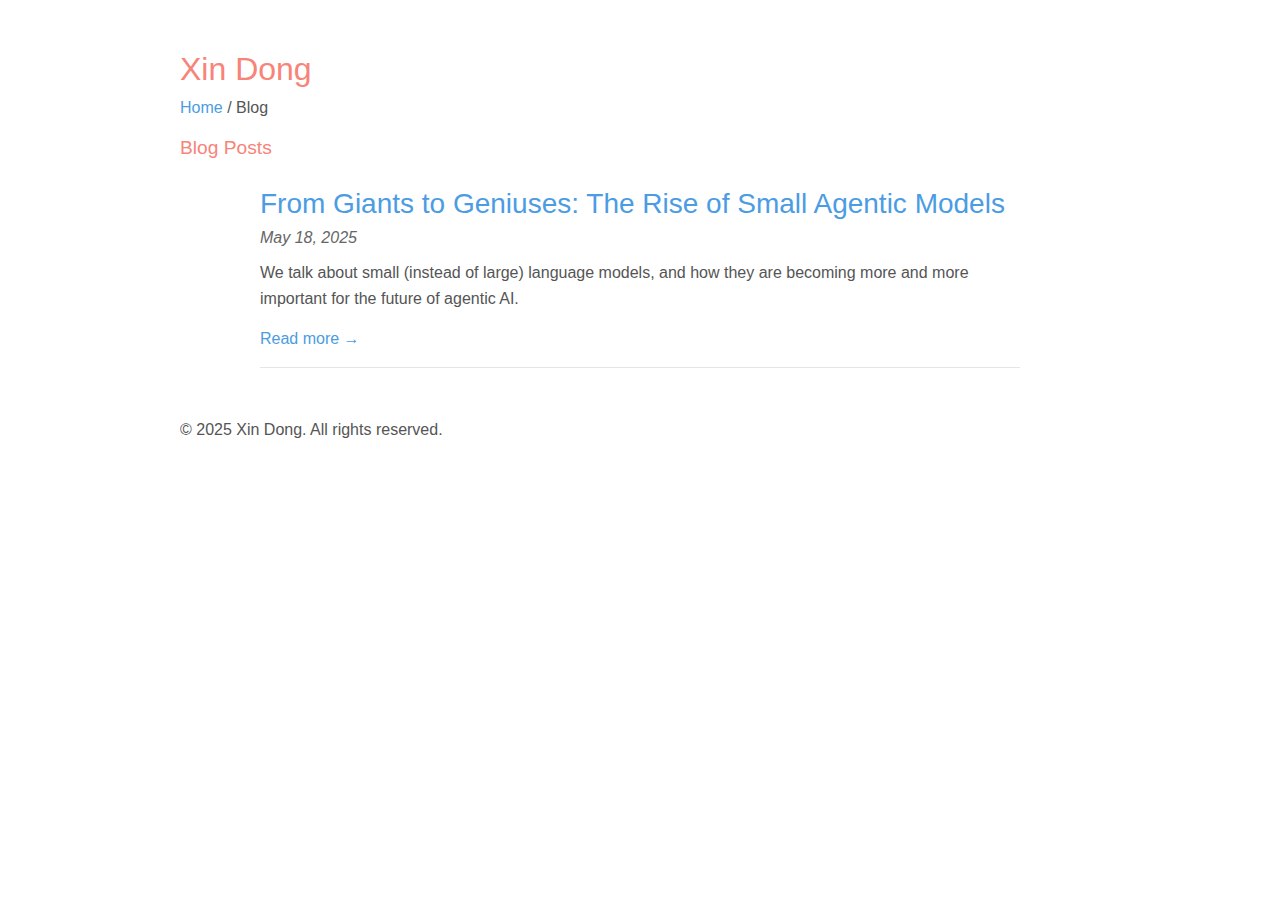
<file: blogs/index.html>
<!doctype html>
<html lang="en">
<head>
  <!-- Required meta tags -->
  <meta charset="utf-8">
  <meta name="viewport" content="width=1024">

  <!-- Google tag (gtag.js) -->
  <script async src="https://www.googletagmanager.com/gtag/js?id=G-NBWSV8NZ21"></script>
  <script>
    window.dataLayer = window.dataLayer || [];
    function gtag(){dataLayer.push(arguments);}
    gtag('js', new Date());

    gtag('config', 'G-NBWSV8NZ21');
  </script>

  <link rel="stylesheet" href="https://stackpath.bootstrapcdn.com/bootstrap/4.4.1/css/bootstrap.min.css">
  <link rel="stylesheet" href="../style.css">
  <link rel="stylesheet" href="blog.css">

  <script src="https://code.jquery.com/jquery-3.4.1.slim.min.js"
          integrity="sha384-J6qa4849blE2+poT4WnyKhv5vZF5SrPo0iEjwBvKU7imGFAV0wwj1yYfoRSJoZ+n"
          crossorigin="anonymous"></script>
  <script src="https://cdn.jsdelivr.net/npm/popper.js@1.16.0/dist/umd/popper.min.js"
          integrity="sha384-Q6E9RHvbIyZFJoft+2mJbHaEWldlvI9IOYy5n3zV9zzTtmI3UksdQRVvoxMfooAo"
          crossorigin="anonymous"></script>
  <script src="https://stackpath.bootstrapcdn.com/bootstrap/4.4.1/js/bootstrap.min.js"
          integrity="sha384-wfSDF2E50Y2D1uUdj0O3uMBJnjuUD4Ih7YwaYd1iqfktj0Uod8GCExl3Og8ifwB6"
          crossorigin="anonymous"></script>

  <title>Xin Dong - Blog</title>
  <link rel="shortcut icon" href="../images/favicon.ico" type="image/x-icon">
  <link rel="icon" href="../images/favicon.ico" type="image/x-icon">
</head>

<body>
<div class="main">
  <div class="container"></div>

  <div class="name">
    <h1>Xin Dong</h1>
    <p><a href="../index.html">Home</a> / Blog</p>
  </div>

  <div class="header">
    <h2>Blog Posts</h2>
  </div>

  <div class="blog-list">
    <div id="blog-posts">
      <!-- Blog posts will be loaded here by JavaScript -->
    </div>
  </div>

  <script>
    // Function to load blog posts from the blog_list.json file
    async function loadBlogPosts() {
      try {
        const response = await fetch('blog_list.json');
        if (!response.ok) {
          throw new Error('Failed to fetch blog posts');
        }
        const blogPosts = await response.json();
        
        const blogPostsContainer = document.getElementById('blog-posts');
        
        // Sort blog posts by date (newest first)
        blogPosts.sort((a, b) => new Date(b.date) - new Date(a.date));
        
        // Render blog posts
        blogPosts.forEach(post => {
          const postElement = document.createElement('div');
          postElement.className = 'blog-post-preview';
          
          const date = new Date(post.date);
          const formattedDate = date.toLocaleDateString('en-US', {
            year: 'numeric',
            month: 'long',
            day: 'numeric'
          });
          
          postElement.innerHTML = `
            <h3><a href="${post.url}">${post.title}</a></h3>
            <p class="post-date">${formattedDate}</p>
            <p class="post-summary">${post.summary}</p>
            <p><a href="${post.url}">Read more →</a></p>
            <hr>
          `;
          
          blogPostsContainer.appendChild(postElement);
        });
      } catch (error) {
        console.error('Error loading blog posts:', error);
        document.getElementById('blog-posts').innerHTML = '<p>No blog posts found.</p>';
      }
    }
    
    // Load blog posts when the page loads
    window.addEventListener('DOMContentLoaded', loadBlogPosts);
  </script>

  <footer>
    <p>&copy; 2025 Xin Dong. All rights reserved.</p>
  </footer>
</div>
</body>
</html>
</file>
<file: style.css>
body {
    font-family: 'Roboto', sans-serif !important;
    font-size: 16px !important;
    /*font-weight: 300 !important;*/
    color: #555;
}

div {
    clear: left;
}

h1 {
    font-size: 2em;
    color: #f88379;
}

h2 {
    font-size: 1.2em;
    color: #f88379;
}

a {
    text-decoration: none
}

a:link, a:visited {
    color: #4B9CE3;
}

a:hover {
    text-decoration: underline;
    color: #f88379;
}

.main {
    width: 1000px;
    /*border-style: solid;*/
    /*border-color: #eee;*/
    /*border-radius: 10px;*/
    margin: 10px auto;
    padding: 40px;
}


.name {
    margin-left: 0;
}

.header{
    line-height: 1.4em;
    margin: 0;
}

img.me {
    margin-right: 30px;
    border:2px solid #fff;
    border-radius: 5px;
}

.news {
    margin-top: 40px;
}

.news ul {
    list-style-type: none;
    line-height: 1.75em;
    margin: 0;
    padding: 0;
}
.news li {
    margin: 0;
    padding: 0;
}

.news span {
    color: #aaa;
    font-family: Monaco, "Courier New", monospace;
    font-size: 0.8em;
}

.papers {
    margin-top: 40px;
}

.paper-img-wrapper {
    float: left;
    padding-right: 0 !important;

}

.paper-img-wrapper-center {
  display: block;
  margin-left: auto;
  margin-right: auto;
  width: 50%;
  top: auto;
}

.paper-img {
    width:200px !important;
    /*max-height: 150px;*/
}


.paper-text {
    text-align: left;
    line-height: 1.75em;
}

.paper-title {
    font-weight: bold;
}

.paper-authors {
    /*font-style: italic;*/
}

.paper-conference {
  font-style: italic;
}

.projects {
    margin-top: 40px;
}

.misc {
    margin-top: 40px;
}

.text-red {
  color: #f88379 !important;
}

.icon {
  height: 25px;
}

.borderless td, .borderless th {
    border: none;
}
</file>
<file: blogs/blog.css>
/* Blog-specific styles */

.blog-list {
  max-width: 800px;
  margin: 0 auto;
  padding: 20px;
  /* Removing these to create a uniform look */
  /*background-color: #ffffff;*/
  /*border-radius: 8px;*/
  /*box-shadow: 0 2px 5px rgba(0,0,0,0.05);*/
}

.blog-post-preview {
  margin-bottom: 30px;
}

.blog-post-preview h3 {
  margin-bottom: 5px;
}

.post-date {
  color: #666;
  margin-bottom: 10px;
  font-style: italic;
}

.post-summary {
  line-height: 1.6;
}

.blog-content {
  max-width: 800px;
  margin: 0 auto;
  padding: 20px;
  line-height: 1.6;
  /* Removing these to create a uniform look */
  /*background-color: #ffffff;*/
  /*border-radius: 8px;*/
  /*box-shadow: 0 2px 5px rgba(0,0,0,0.05);*/
}

.blog-content img {
  max-width: 100%;
  height: auto;
  display: block;
  margin: 20px auto;
}

.blog-content pre {
  background-color: #f5f5f5;
  padding: 15px;
  border-radius: 5px;
  overflow-x: auto;
  margin: 20px 0;
}

.blog-content code {
  font-family: 'Courier New', Courier, monospace;
}

.blog-content h1 {
  margin-top: 0;
  margin-bottom: 20px;
}

.blog-content h2, .blog-content h3, .blog-content h4 {
  margin-top: 30px;
  margin-bottom: 15px;
}

.blog-content p {
  margin-bottom: 20px;
}

.blog-content ul, .blog-content ol {
  margin-bottom: 20px;
  padding-left: 25px;
}

.blog-content blockquote {
  border-left: 4px solid #ddd;
  padding-left: 15px;
  color: #666;
  font-style: italic;
  margin: 20px 0;
}

/* Link styling */
/* General link styling for navigation and non-content links */
.name a,
.name a:link,
.name a:visited,
a:not(#blog-post-content a):not(#table-of-contents a),
a:link:not(#blog-post-content a):not(#table-of-contents a),
a:visited:not(#blog-post-content a):not(#table-of-contents a) {
  color: #4B9CE3;
  text-decoration: none;
}

/* Specific styling only for links in Markdown content */
#blog-post-content a,
#blog-post-content a:link,
#blog-post-content a:visited {
  color: #555 !important;
  text-decoration: underline;
}

.blog-content a:hover {
  text-decoration: underline;
}

/* Table of Contents styling */
.blog-outline {
  background-color: #f8f9fa;
  border: 1px solid #eaecef;
  border-radius: 5px;
  padding: 15px;
  margin-bottom: 30px;
}

.blog-outline summary {
  margin-top: 0;
  margin-bottom: 15px;
  font-size: 1.1em;
  font-weight: bold;
  cursor: pointer;
  transition: color 0.2s;
  outline: none;
}

.blog-outline summary:hover {
  color: #555;
}

.blog-outline details[open] summary {
  margin-bottom: 10px;
}

.blog-outline details {
  padding: 5px;
}

.toc-list {
  list-style-type: none;
  padding-left: 0;
  margin-bottom: 0;
}

/* Override the default blue link color in the table of contents */
#table-of-contents a {
  color: #333;
  text-decoration: none;
}

#table-of-contents a:hover {
  color: #555;
  text-decoration: underline;
}

.toc-item {
  margin-bottom: 8px;
  line-height: 1.4;
}

.toc-level-h1 {
  font-weight: bold;
}

.toc-level-h2 {
  padding-left: 15px;
}

.toc-level-h3 {
  padding-left: 30px;
  font-size: 0.95em;
}

.toc-level-h4 {
  padding-left: 45px;
  font-size: 0.9em;
}
</file>
